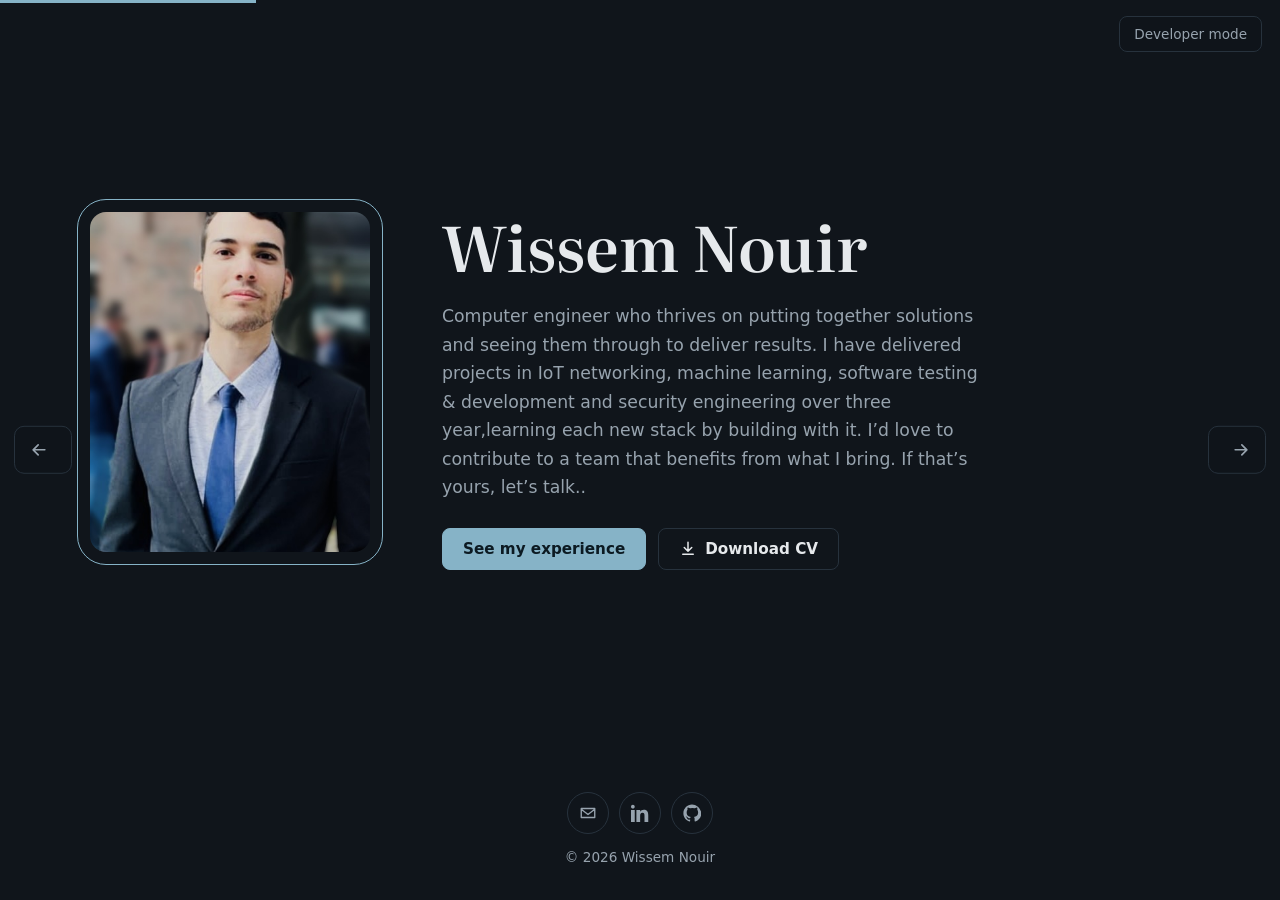
<file: index.html>
<!DOCTYPE html><html lang="en"><head><meta charset="utf-8"><meta name="viewport" content="width=device-width,initial-scale=1"><title>Wissem Nouir</title><link rel="preconnect" href="https://fonts.googleapis.com"><link rel="preconnect" href="https://fonts.gstatic.com" crossorigin><link href="https://fonts.googleapis.com/css2?family=Literata:wght@500;600&display=swap" rel="stylesheet"><link rel="stylesheet" href="css/style.css"></head><body data-page="index"><main id="app"></main><script src="js/content.js"></script><script src="js/site.js"></script></body></html>
</file>
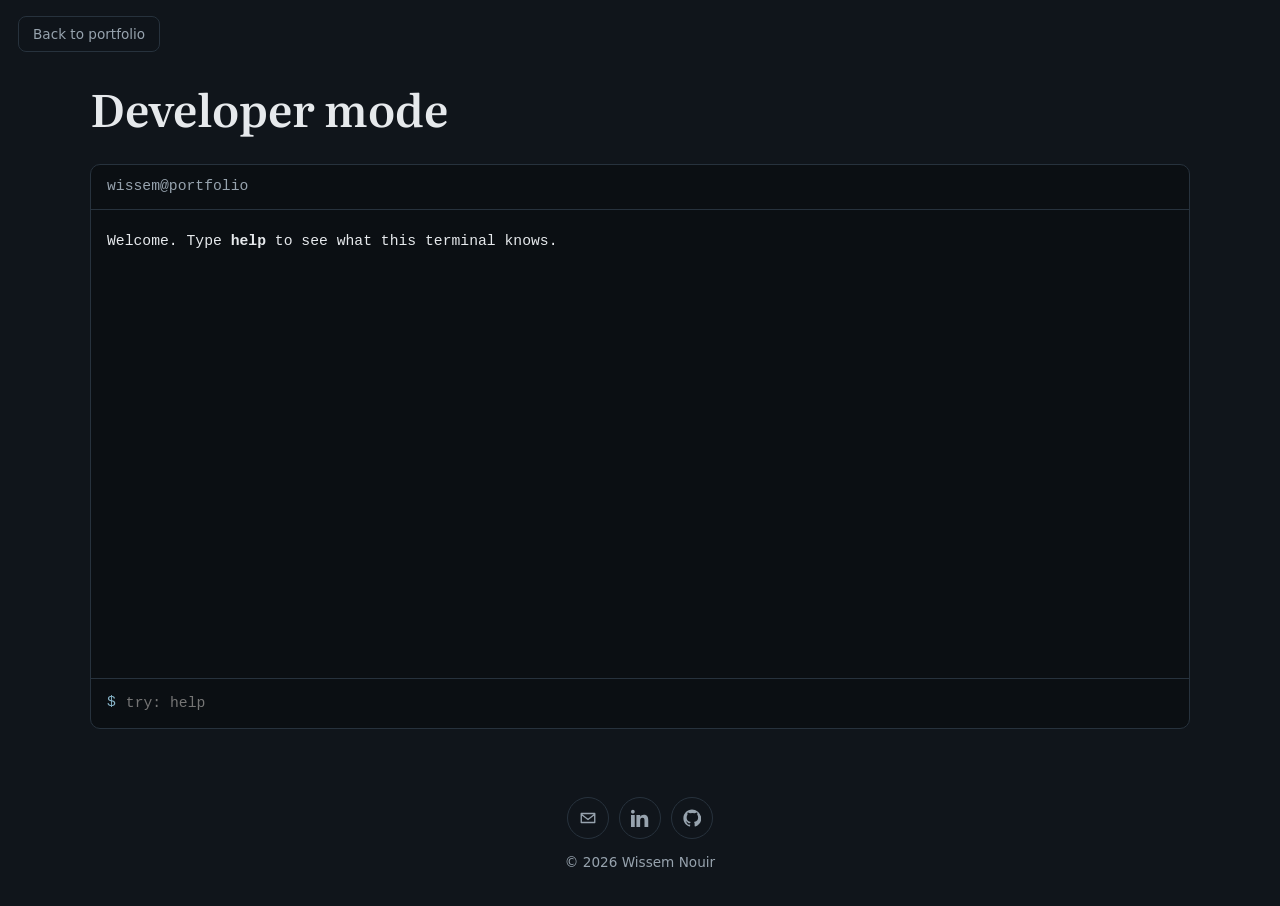
<file: developer.html>
<!DOCTYPE html><html lang="en"><head><meta charset="utf-8"><meta name="viewport" content="width=device-width,initial-scale=1"><title>Wissem Nouir</title><link rel="preconnect" href="https://fonts.googleapis.com"><link rel="preconnect" href="https://fonts.gstatic.com" crossorigin><link href="https://fonts.googleapis.com/css2?family=Literata:wght@500;600&display=swap" rel="stylesheet"><link rel="stylesheet" href="css/style.css"></head><body data-page="developer"><main id="app"></main><script src="js/content.js"></script><script src="js/site.js"></script></body></html>
</file>
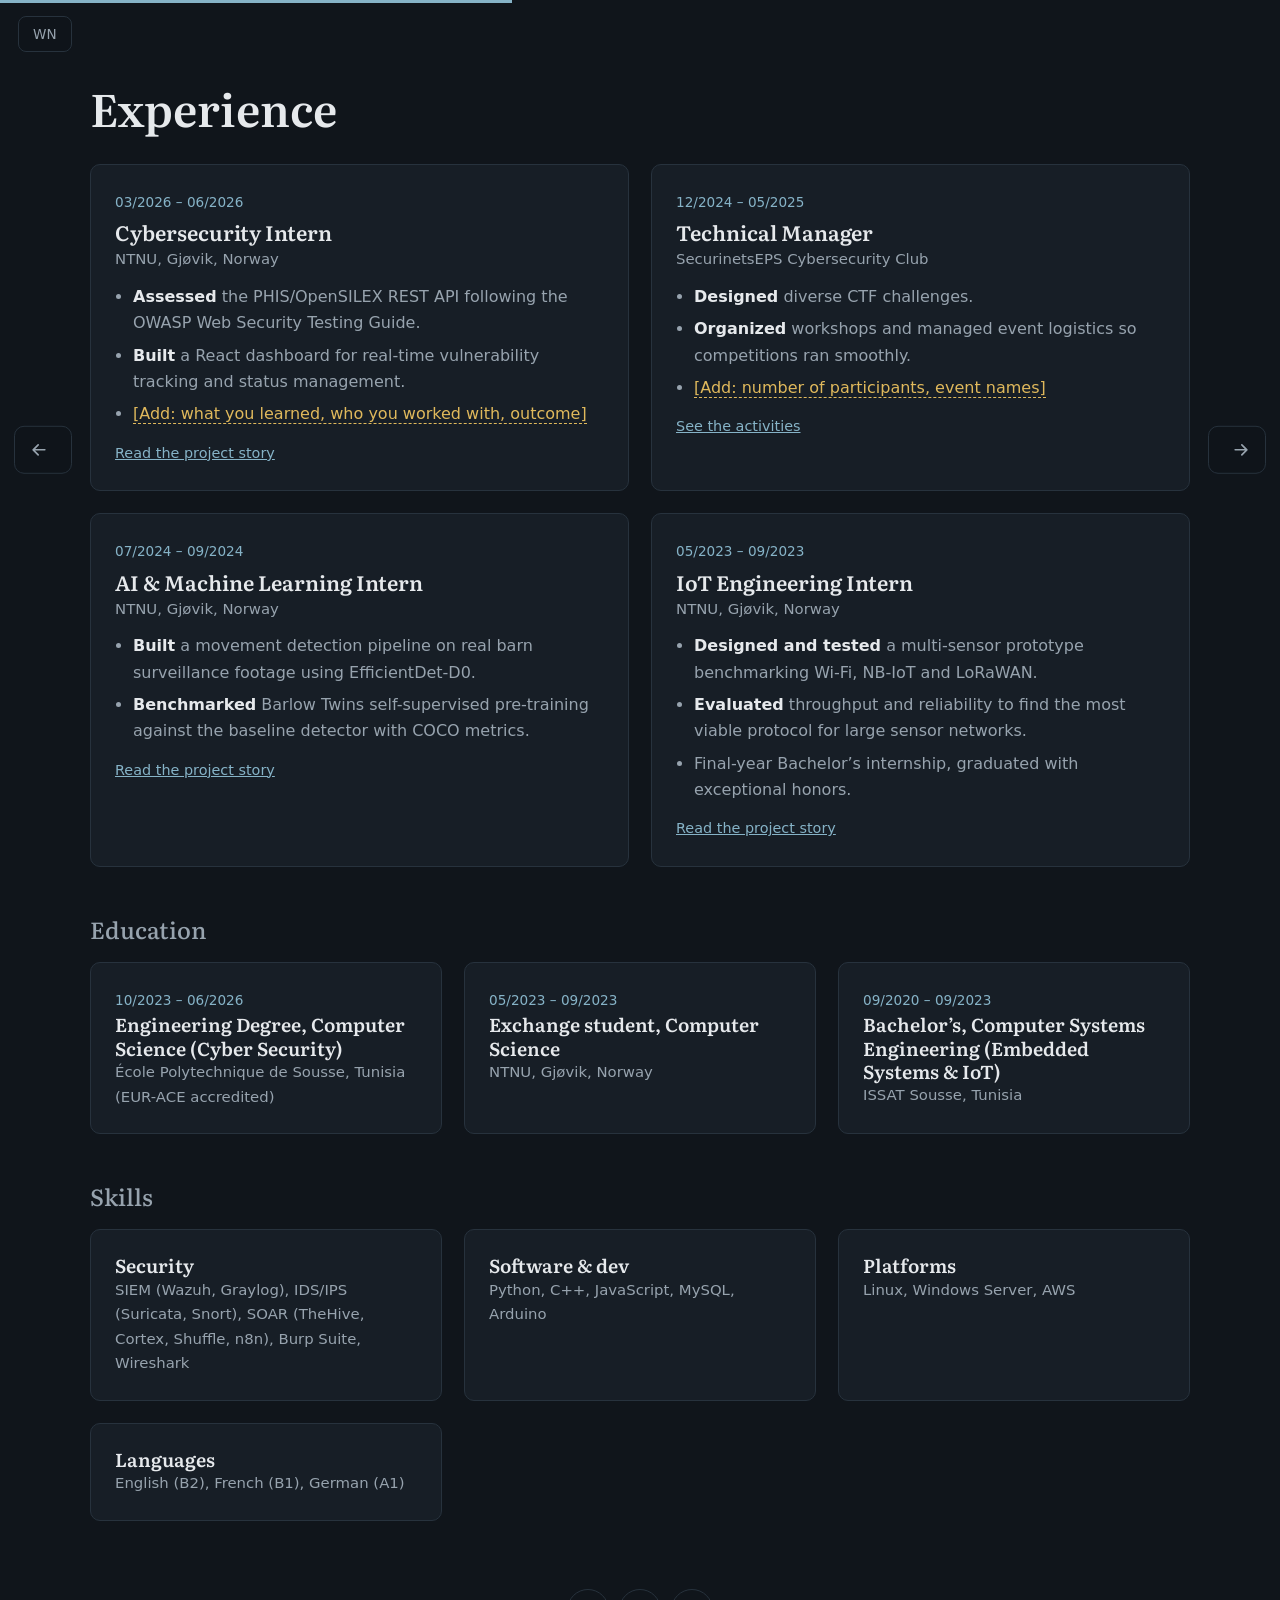
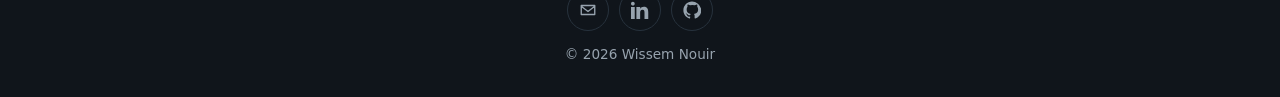
<file: experience.html>
<!DOCTYPE html><html lang="en"><head><meta charset="utf-8"><meta name="viewport" content="width=device-width,initial-scale=1"><title>Wissem Nouir</title><link rel="preconnect" href="https://fonts.googleapis.com"><link rel="preconnect" href="https://fonts.gstatic.com" crossorigin><link href="https://fonts.googleapis.com/css2?family=Literata:wght@500;600&display=swap" rel="stylesheet"><link rel="stylesheet" href="css/style.css"></head><body data-page="experience"><main id="app"></main><script src="js/content.js"></script><script src="js/site.js"></script></body></html>
</file>
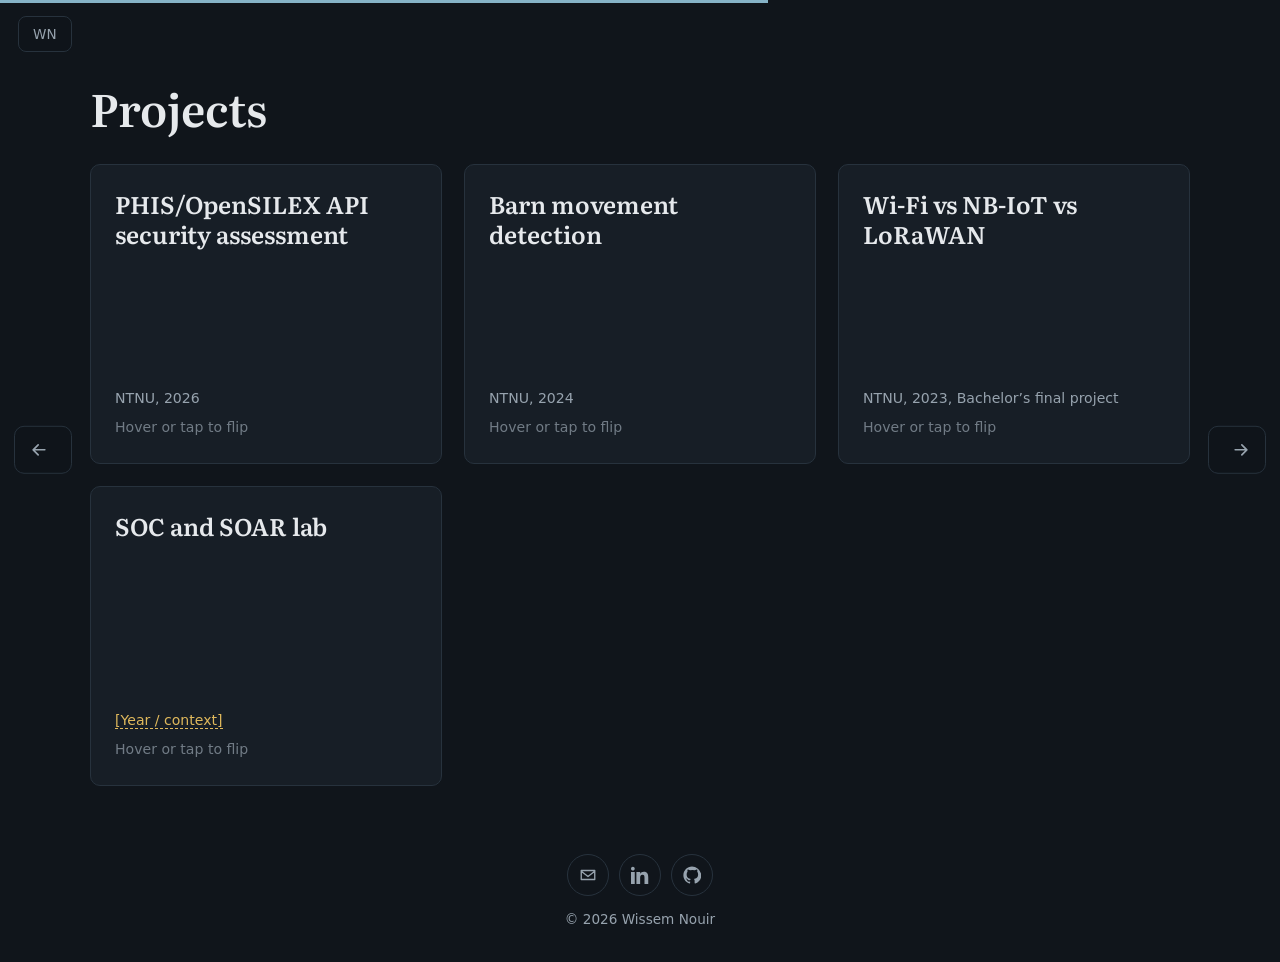
<file: projects.html>
<!DOCTYPE html><html lang="en"><head><meta charset="utf-8"><meta name="viewport" content="width=device-width,initial-scale=1"><title>Wissem Nouir</title><link rel="preconnect" href="https://fonts.googleapis.com"><link rel="preconnect" href="https://fonts.gstatic.com" crossorigin><link href="https://fonts.googleapis.com/css2?family=Literata:wght@500;600&display=swap" rel="stylesheet"><link rel="stylesheet" href="css/style.css"></head><body data-page="projects"><main id="app"></main><script src="js/content.js"></script><script src="js/site.js"></script></body></html>
</file>
<file: css/style.css>
/* ===== THEME: change these colors and fonts and the whole site follows ===== */
:root{
  --bg:#10151b; --panel:#171e26; --line:#27323d;
  --text:#e6e9ec; --muted:#97a3ae;
  --accent:#86b3c7;   /* links, buttons, highlights */
  --ph:#e0b95c;       /* placeholder highlight (visible only while you still have [placeholders]) */
  --head:'Literata',Georgia,serif;
  --body:system-ui,-apple-system,'Segoe UI',Roboto,sans-serif;
}
*{box-sizing:border-box;margin:0}
body{min-height:100vh;display:flex;flex-direction:column;background:var(--bg);color:var(--text);font:16px/1.65 var(--body);animation:in .5s ease}
@keyframes in{from{opacity:0}}
@media(prefers-reduced-motion:reduce){*{animation:none!important;transition:none!important}}
main{width:min(1100px,92%);margin:0 auto;padding:80px 0 40px}
a{color:var(--accent)}
:focus-visible{outline:2px solid var(--accent);outline-offset:3px}
h1,h2,h3{font-family:var(--head);font-weight:600;line-height:1.25}
.title{font-size:clamp(2rem,5vw,2.8rem);margin-bottom:28px}
.sub{font-size:1.45rem;margin:48px 0 18px;color:var(--muted);font-weight:500}
.bar{position:fixed;top:0;left:0;height:3px;background:var(--accent);z-index:50;transition:width .6s}
.brand,.corner{position:fixed;top:16px;z-index:40;font-size:.85rem;text-decoration:none;color:var(--muted);border:1px solid var(--line);border-radius:8px;padding:6px 14px;background:rgba(16,21,27,.8);backdrop-filter:blur(6px);transition:.25s}
.brand{left:18px}.corner{right:18px}
.brand:hover,.corner:hover{color:var(--bg);background:var(--accent);border-color:var(--accent)}
.btn{display:inline-flex;gap:8px;align-items:center;padding:11px 20px;border-radius:8px;background:var(--accent);color:#0c1a22;font:600 .95rem var(--body);text-decoration:none;border:1px solid var(--accent);cursor:pointer;transition:.25s}
.btn:hover{transform:translateY(-2px)}
.btn.ghost{background:transparent;color:var(--text);border-color:var(--line)}.btn.ghost:hover{border-color:var(--accent);color:var(--accent)}
.btn.sm{padding:6px 13px;font-size:.85rem}
.row{display:flex;flex-wrap:wrap;gap:12px;margin-top:26px}
.landing{display:grid;grid-template-columns:auto 1fr;gap:72px;align-items:center;min-height:68vh}
.photo img,.photo .ph-img{width:280px;height:340px;object-fit:cover;border-radius:16px;outline:1px solid var(--accent);outline-offset:12px}
.photo .ph-img{font:600 4rem var(--head)}
.role{color:var(--accent)}
.landing h1{font-size:clamp(2.5rem,6vw,3.9rem);margin:4px 0 18px}
.lead{color:var(--muted);font-size:1.08rem;max-width:540px}
.grid{display:grid;grid-template-columns:repeat(auto-fit,minmax(300px,1fr));gap:22px}
.grid.wide{grid-template-columns:repeat(auto-fit,minmax(420px,1fr))}
.card{background:var(--panel);border:1px solid var(--line);border-radius:10px;padding:24px}
.card ul,.back ul{padding-left:18px;margin:12px 0}.card li,.back li{margin:6px 0;color:var(--muted)}li b{color:var(--text)}
.date{font-size:.85rem;color:var(--accent)}
.org{color:var(--muted);font-size:.93rem}
.exp h2{font-size:1.3rem;margin:4px 0 2px}.more{font-size:.9rem}
.ph{border-bottom:1px dashed var(--ph);color:var(--ph)}
.ph-img{display:grid;place-items:center;text-align:center;background:repeating-linear-gradient(45deg,var(--panel),var(--panel) 10px,#1c252f 10px,#1c252f 20px);border:1px dashed var(--line);color:var(--muted);font-size:.85rem;padding:12px}
.flip{perspective:1000px;height:300px;cursor:pointer}
.inner{position:relative;height:100%;transition:transform .7s;transform-style:preserve-3d}
.flip.on .inner,.flip:focus-visible .inner{transform:rotateY(180deg)}
@media(hover:hover){.flip:hover .inner{transform:rotateY(180deg)}}
.front,.back{position:absolute;inset:0;backface-visibility:hidden;border-radius:10px;border:1px solid var(--line);padding:24px;background:var(--panel);display:flex;flex-direction:column;overflow:auto}
.front{justify-content:space-between}.front h2{font-size:1.5rem}
.back{transform:rotateY(180deg);border-color:var(--accent)}.back li{font-size:.92rem}.back .row{margin-top:auto;padding-top:10px}
.tag,.front small{color:var(--muted);font-size:.88rem}.front small{display:block;margin-top:4px;opacity:.7}
dialog{margin:auto;width:min(680px,92vw);max-height:88vh;background:var(--panel);color:var(--text);border:1px solid var(--accent);border-radius:10px;padding:30px}
dialog::backdrop{background:rgba(6,9,12,.78)}
dialog h2{font-size:1.8rem;margin:4px 0 16px}dialog h3{font-size:1.05rem;color:var(--accent);margin:18px 0 4px}
.shot{width:100%;height:190px;object-fit:cover;border-radius:8px}
.x{position:absolute;top:10px;right:14px;background:none;border:0;color:var(--muted);font-size:1.8rem;cursor:pointer}
.chips{display:flex;flex-wrap:wrap;gap:8px}.chip{border:1px solid var(--line);border-radius:99px;padding:3px 12px;font-size:.85rem}
.head{display:flex;justify-content:space-between;align-items:baseline;flex-wrap:wrap;gap:12px}
.cards{display:grid;grid-template-columns:repeat(auto-fit,minmax(290px,1fr));gap:20px}
.cert{display:flex;gap:16px;align-items:center;padding:18px 20px;border-radius:10px;background:var(--panel);border:1px solid var(--line);border-left:4px solid var(--c);transition:.35s}
.cert:hover{transform:scale(1.05);background:color-mix(in srgb,var(--c) 14%,var(--panel));box-shadow:0 18px 30px -14px var(--c)}
@media(hover:hover){.cards:hover .cert:not(:hover){filter:blur(3px);opacity:.55;transform:scale(.96)}}
.badge{width:56px;height:56px;object-fit:contain;border-radius:10px;flex:none;padding:0;font:700 1.4rem var(--head)}
.cert small{display:block;color:var(--muted)}
.act .cover{width:100%;height:170px;object-fit:cover;border-radius:8px;margin-bottom:14px}
.act h2{font-size:1.2rem;margin-bottom:6px}.act p{color:var(--muted);font-size:.95rem}
.side{position:fixed;top:50%;transform:translateY(-50%);display:flex;align-items:center;gap:8px;padding:12px 14px;border:1px solid var(--line);border-radius:10px;background:rgba(16,21,27,.8);color:var(--muted);text-decoration:none;z-index:40;font-size:.85rem;transition:.3s}
.side svg{width:20px;height:20px}.side span{max-width:0;overflow:hidden;white-space:nowrap;transition:max-width .35s}
.side:hover{color:var(--bg);background:var(--accent);border-color:var(--accent)}.side:hover span{max-width:140px}
.l{left:14px}.r{right:14px}
footer{margin-top:auto;padding:28px 0 32px;text-align:center;color:var(--muted);font-size:.85rem}
footer a{display:inline-grid;place-items:center;width:42px;height:42px;margin:0 5px;border:1px solid var(--line);border-radius:50%;color:var(--muted);transition:.3s}
footer a:hover{background:var(--accent);color:var(--bg);transform:translateY(-4px)}footer svg{width:18px}footer p{margin-top:12px}
.term{background:#0b0f13;border:1px solid var(--line);border-radius:10px;font:.92rem/1.6 ui-monospace,Menlo,Consolas,monospace;overflow:hidden}
.thead{padding:10px 16px;border-bottom:1px solid var(--line);color:var(--muted)}
#out{height:52vh;overflow:auto;padding:14px 16px}#out p{margin:6px 0}
.inp{display:flex;gap:8px;padding:12px 16px;border-top:1px solid var(--line);color:var(--accent)}.inp input{flex:1;background:none;border:0;color:var(--text);font:inherit;outline:0}
@media(max-width:760px){.landing{grid-template-columns:1fr;gap:40px;text-align:center}.photo{justify-self:center}.lead{margin:auto}.row{justify-content:center}.grid.wide{grid-template-columns:1fr}.side{top:auto;bottom:14px;transform:none;padding:9px 11px}.side span{display:none}main{padding-top:68px}footer{padding-bottom:80px}}
</file>
